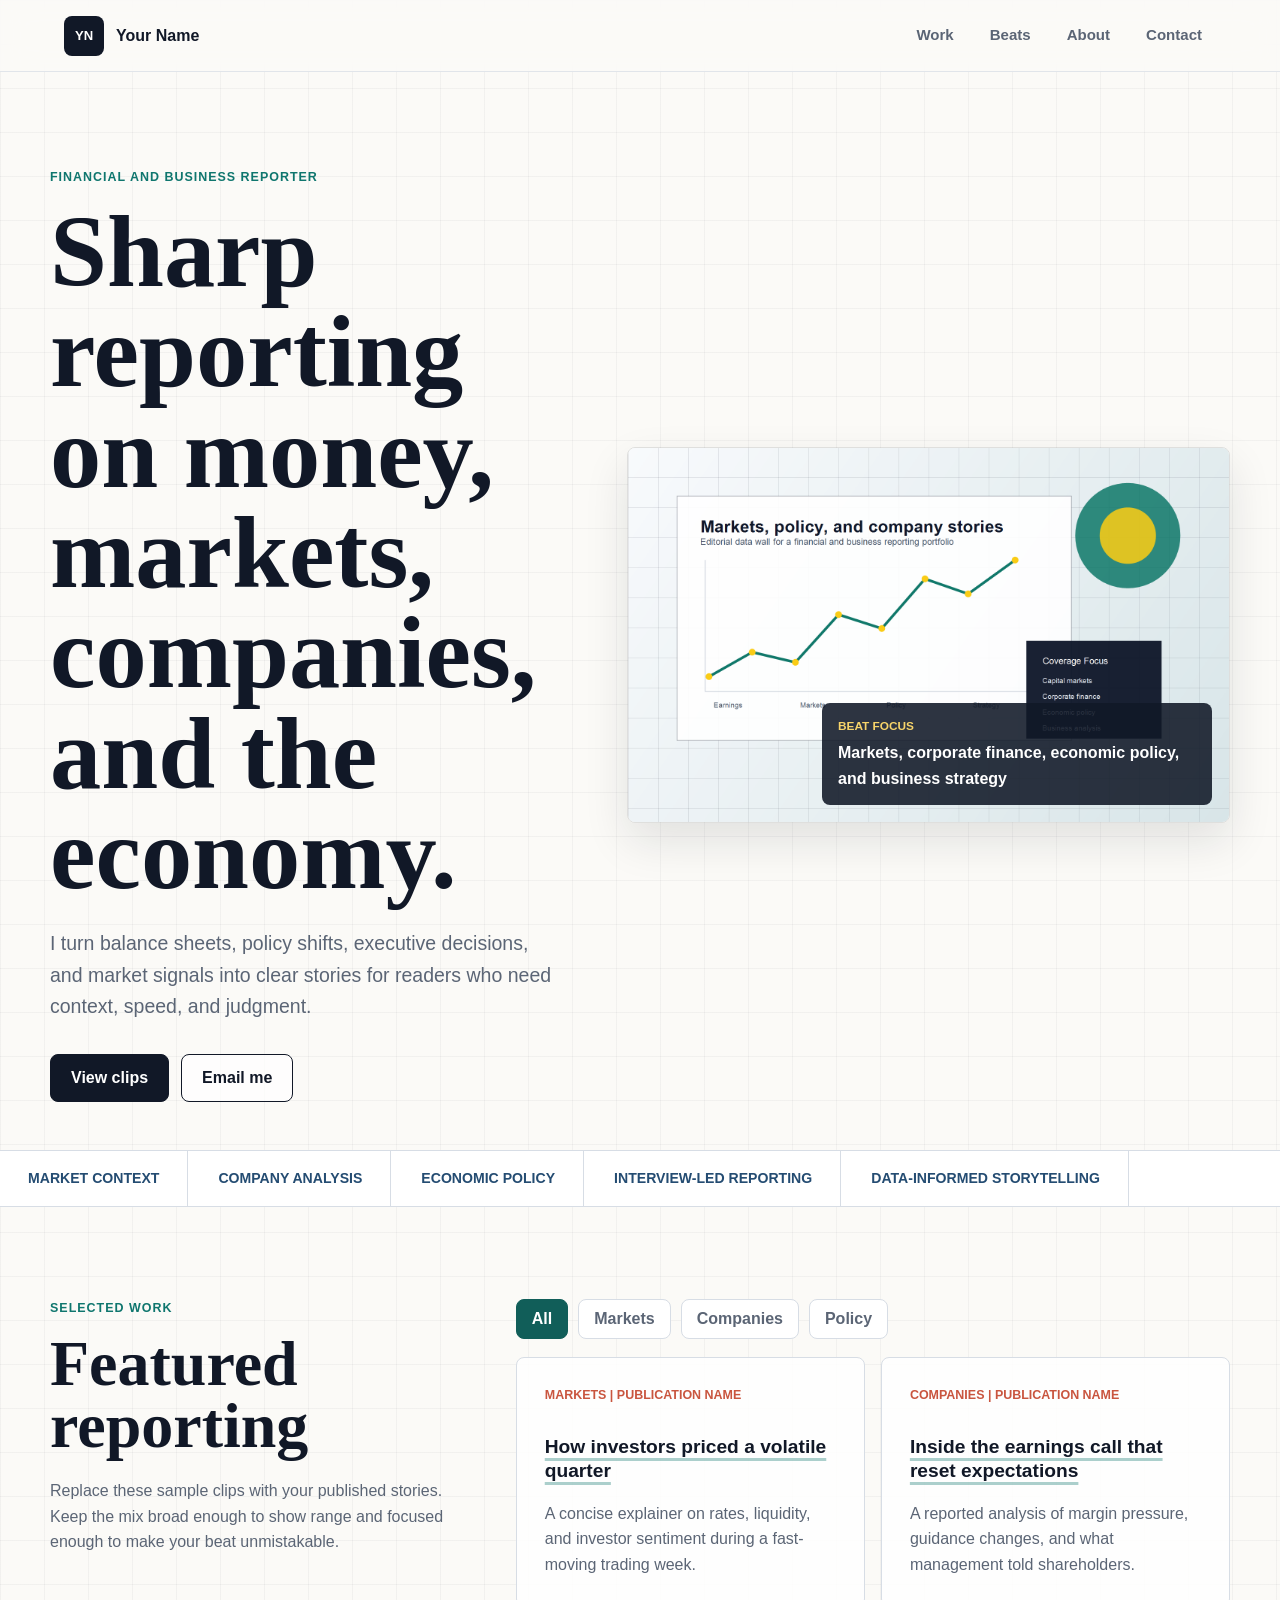
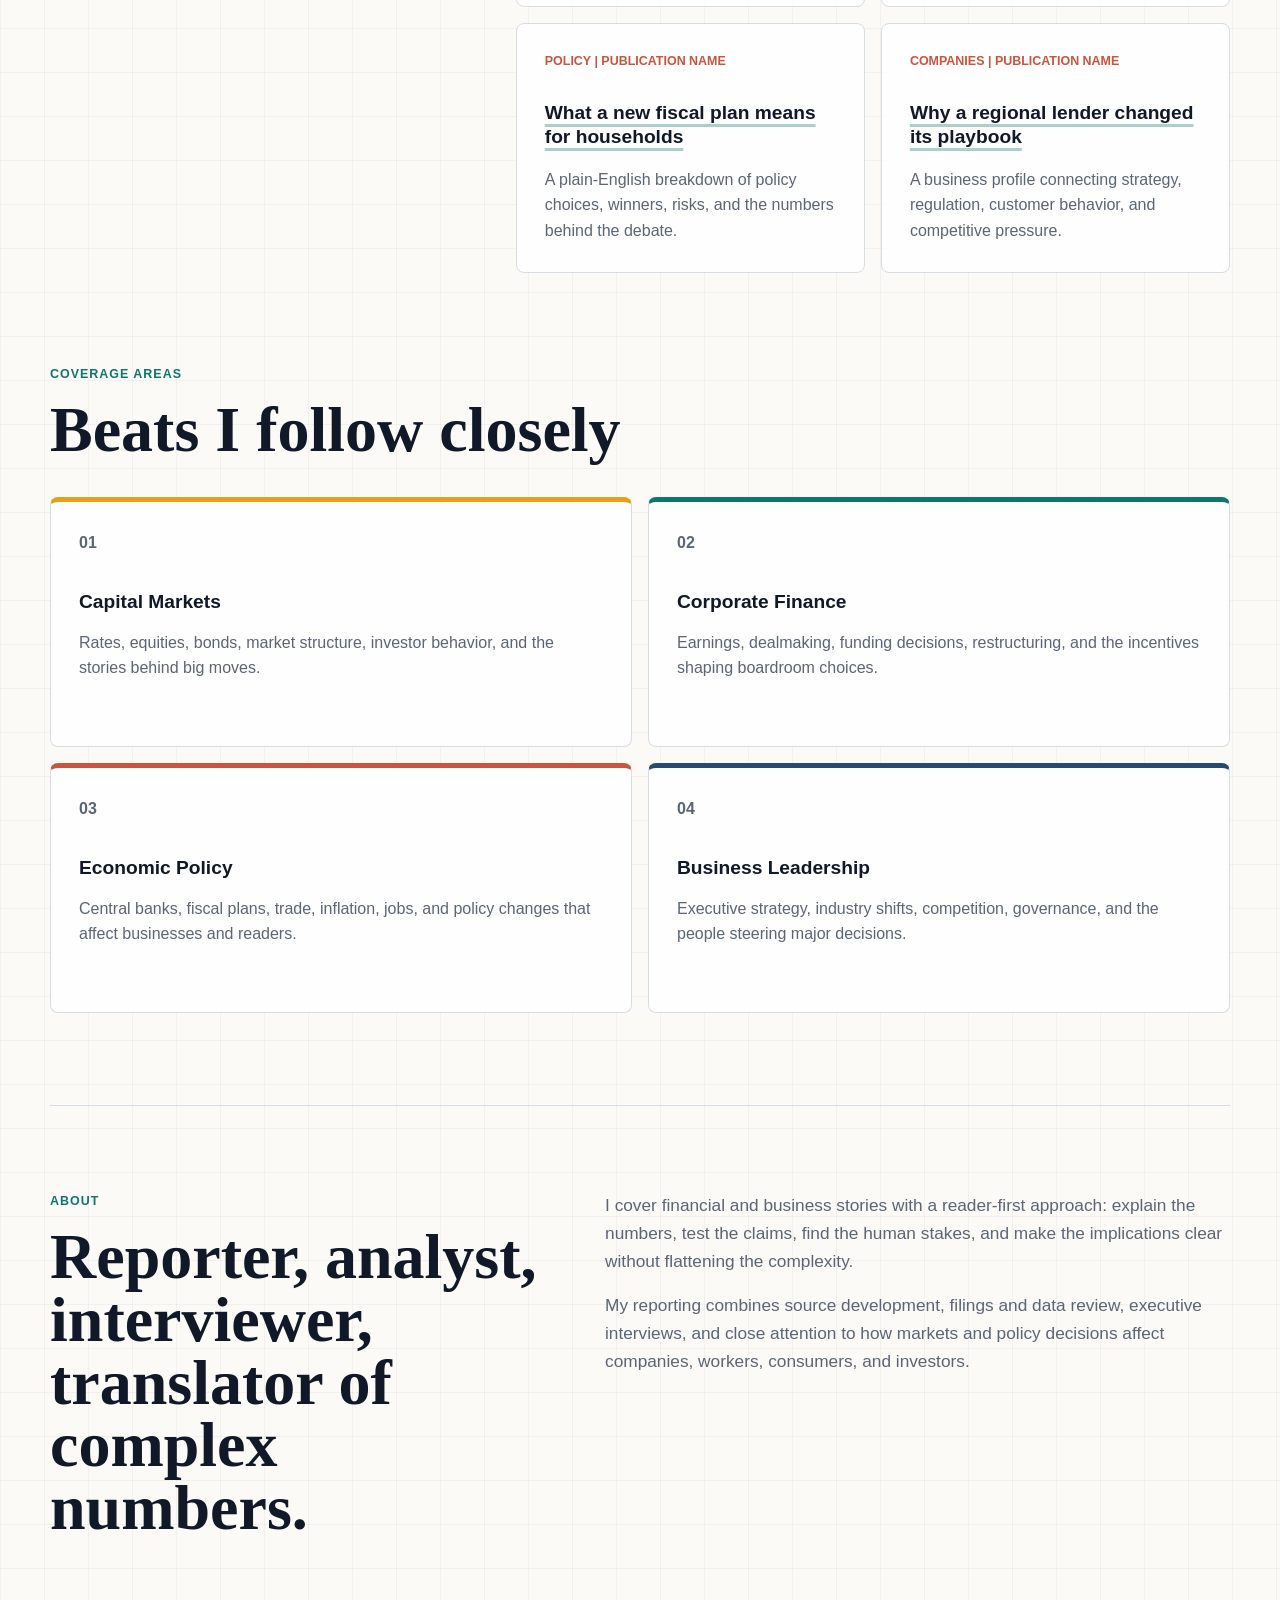
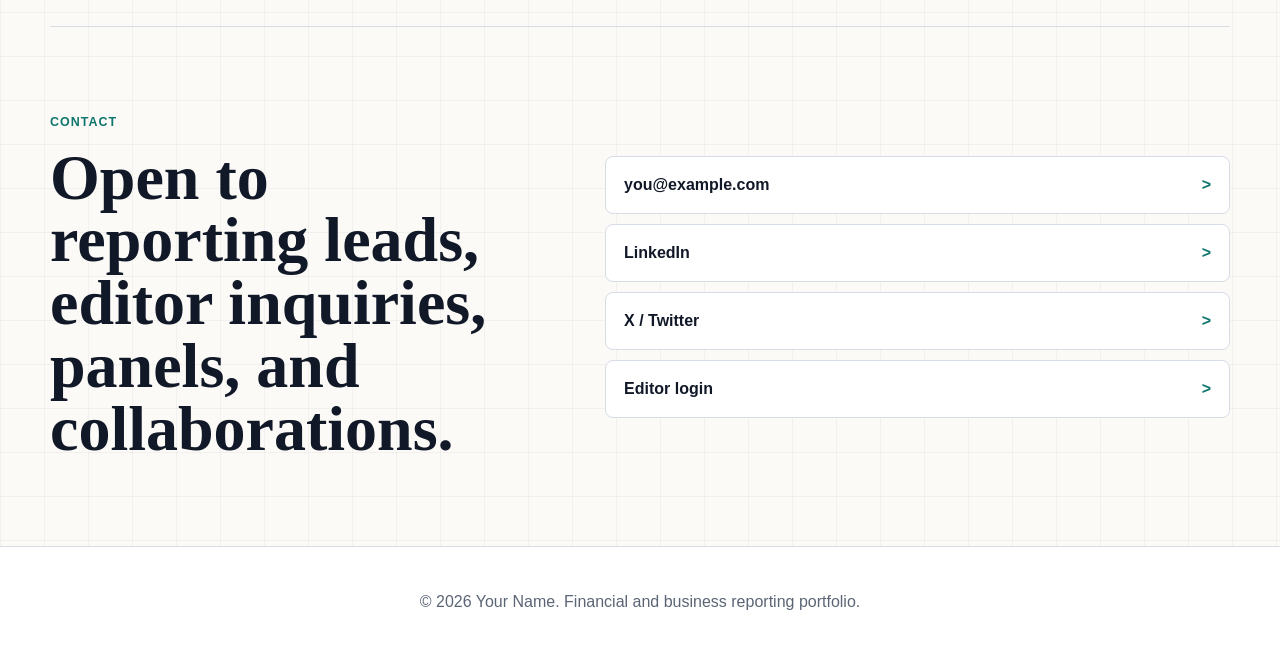
<file: financial-reporter-portfolio/index.html>
<!doctype html>
<html lang="en">
  <head>
    <meta charset="utf-8" />
    <meta name="viewport" content="width=device-width, initial-scale=1" />
    <meta
      name="description"
      content="Portfolio website for a financial and business reporter covering markets, companies, policy, and the economy."
    />
    <title>Your Name | Financial & Business Reporter</title>
    <link rel="stylesheet" href="styles.css" />
  </head>
  <body>
    <header class="site-header" data-header>
      <a class="brand" href="#top" aria-label="Home">
        <span class="brand-mark">YN</span>
        <span>Your Name</span>
      </a>

      <button class="menu-toggle" type="button" aria-label="Open navigation" aria-expanded="false" data-menu-toggle>
        <span></span>
        <span></span>
      </button>

      <nav class="site-nav" data-nav>
        <a href="#work">Work</a>
        <a href="#beats">Beats</a>
        <a href="#about">About</a>
        <a href="#contact">Contact</a>
      </nav>
    </header>

    <main id="top">
      <section class="hero section-shell">
        <div class="hero-copy">
          <p class="kicker">Financial and business reporter</p>
          <h1>Sharp reporting on money, markets, companies, and the economy.</h1>
          <p class="hero-text">
            I turn balance sheets, policy shifts, executive decisions, and market signals into clear stories for readers
            who need context, speed, and judgment.
          </p>
          <div class="hero-actions" aria-label="Primary links">
            <a class="button primary" href="#work">View clips</a>
            <a class="button secondary" href="mailto:you@example.com">Email me</a>
          </div>
        </div>

        <figure class="hero-media">
          <img
            src="assets/markets-editorial-wall.png"
            alt="Editorial market data wall with line chart and business coverage notes"
          />
          <figcaption>
            <span>Beat focus</span>
            Markets, corporate finance, economic policy, and business strategy
          </figcaption>
        </figure>
      </section>

      <section class="ticker-band" aria-label="Reporting strengths">
        <span>Market context</span>
        <span>Company analysis</span>
        <span>Economic policy</span>
        <span>Interview-led reporting</span>
        <span>Data-informed storytelling</span>
      </section>

      <section class="section-shell split-section" id="work">
        <div class="section-heading">
          <p class="kicker">Selected work</p>
          <h2>Featured reporting</h2>
          <p>
            Replace these sample clips with your published stories. Keep the mix broad enough to show range and focused
            enough to make your beat unmistakable.
          </p>
        </div>

        <div class="work-panel">
          <div class="filter-row" aria-label="Filter stories">
            <button class="filter-button active" type="button" data-filter="all">All</button>
            <button class="filter-button" type="button" data-filter="markets">Markets</button>
            <button class="filter-button" type="button" data-filter="companies">Companies</button>
            <button class="filter-button" type="button" data-filter="policy">Policy</button>
          </div>

          <div class="story-grid" data-story-grid aria-live="polite">
            <p class="story-loading">Loading featured reporting...</p>
          </div>
        </div>
      </section>

      <section class="section-shell" id="beats">
        <div class="section-heading compact">
          <p class="kicker">Coverage areas</p>
          <h2>Beats I follow closely</h2>
        </div>

        <div class="beat-grid">
          <article class="beat-card">
            <span class="beat-number">01</span>
            <h3>Capital Markets</h3>
            <p>Rates, equities, bonds, market structure, investor behavior, and the stories behind big moves.</p>
          </article>
          <article class="beat-card">
            <span class="beat-number">02</span>
            <h3>Corporate Finance</h3>
            <p>Earnings, dealmaking, funding decisions, restructuring, and the incentives shaping boardroom choices.</p>
          </article>
          <article class="beat-card">
            <span class="beat-number">03</span>
            <h3>Economic Policy</h3>
            <p>Central banks, fiscal plans, trade, inflation, jobs, and policy changes that affect businesses and readers.</p>
          </article>
          <article class="beat-card">
            <span class="beat-number">04</span>
            <h3>Business Leadership</h3>
            <p>Executive strategy, industry shifts, competition, governance, and the people steering major decisions.</p>
          </article>
        </div>
      </section>

      <section class="section-shell about-section" id="about">
        <div>
          <p class="kicker">About</p>
          <h2>Reporter, analyst, interviewer, translator of complex numbers.</h2>
        </div>
        <div class="about-copy">
          <p>
            I cover financial and business stories with a reader-first approach: explain the numbers, test the claims,
            find the human stakes, and make the implications clear without flattening the complexity.
          </p>
          <p>
            My reporting combines source development, filings and data review, executive interviews, and close attention
            to how markets and policy decisions affect companies, workers, consumers, and investors.
          </p>
        </div>
      </section>

      <section class="section-shell contact-section" id="contact">
        <div>
          <p class="kicker">Contact</p>
          <h2>Open to reporting leads, editor inquiries, panels, and collaborations.</h2>
        </div>
        <div class="contact-card">
          <a href="mailto:you@example.com">you@example.com</a>
          <a href="https://www.linkedin.com/" target="_blank" rel="noreferrer">LinkedIn</a>
          <a href="https://www.x.com/" target="_blank" rel="noreferrer">X / Twitter</a>
          <a href="admin/">Editor login</a>
        </div>
      </section>
    </main>

    <footer class="site-footer">
      <p>© <span data-year></span> Your Name. Financial and business reporting portfolio.</p>
    </footer>

    <script src="script.js"></script>
  </body>
</html>
</file>
<file: financial-reporter-portfolio/styles.css>
:root {
  --ink: #111827;
  --muted: #5b6575;
  --line: #d7dde5;
  --paper: #fbfaf7;
  --white: #ffffff;
  --teal: #0f766e;
  --teal-dark: #115e59;
  --gold: #e3a018;
  --coral: #c9553f;
  --blue: #244c72;
  --shadow: 0 18px 45px rgba(17, 24, 39, 0.11);
  --radius: 8px;
  --max: 1180px;
}

* {
  box-sizing: border-box;
}

html {
  scroll-behavior: smooth;
}

body {
  margin: 0;
  color: var(--ink);
  background:
    linear-gradient(90deg, rgba(17, 24, 39, 0.04) 1px, transparent 1px),
    linear-gradient(180deg, rgba(17, 24, 39, 0.04) 1px, transparent 1px),
    var(--paper);
  background-size: 44px 44px;
  font-family: Arial, Helvetica, sans-serif;
  line-height: 1.6;
}

a {
  color: inherit;
  text-decoration: none;
}

img {
  display: block;
  max-width: 100%;
}

.site-header {
  position: sticky;
  top: 0;
  z-index: 20;
  display: flex;
  align-items: center;
  justify-content: space-between;
  min-height: 72px;
  padding: 0 5vw;
  background: rgba(251, 250, 247, 0.88);
  border-bottom: 1px solid rgba(215, 221, 229, 0.72);
  backdrop-filter: blur(16px);
}

.brand {
  display: inline-flex;
  align-items: center;
  gap: 12px;
  font-weight: 800;
}

.brand-mark {
  display: inline-grid;
  place-items: center;
  width: 40px;
  height: 40px;
  color: var(--white);
  background: var(--ink);
  border-radius: var(--radius);
  font-size: 0.82rem;
}

.site-nav {
  display: flex;
  align-items: center;
  gap: 8px;
}

.site-nav a {
  padding: 10px 14px;
  border-radius: var(--radius);
  color: var(--muted);
  font-weight: 700;
  font-size: 0.94rem;
}

.site-nav a:hover,
.site-nav a:focus-visible {
  color: var(--ink);
  background: rgba(15, 118, 110, 0.1);
  outline: none;
}

.menu-toggle {
  display: none;
  width: 44px;
  height: 44px;
  border: 1px solid var(--line);
  border-radius: var(--radius);
  background: var(--white);
}

.menu-toggle span {
  display: block;
  width: 18px;
  height: 2px;
  margin: 5px auto;
  background: var(--ink);
}

.section-shell {
  width: min(var(--max), calc(100% - 40px));
  margin: 0 auto;
}

.hero {
  display: grid;
  grid-template-columns: minmax(0, 0.92fr) minmax(360px, 1.08fr);
  gap: clamp(32px, 5vw, 72px);
  align-items: center;
  min-height: calc(100vh - 72px);
  padding: clamp(56px, 8vw, 96px) 0 48px;
}

.kicker {
  margin: 0 0 14px;
  color: var(--teal);
  font-size: 0.78rem;
  font-weight: 800;
  letter-spacing: 0.08em;
  text-transform: uppercase;
}

h1,
h2,
h3,
p {
  overflow-wrap: anywhere;
}

h1,
h2 {
  margin: 0;
  font-family: Georgia, "Times New Roman", serif;
  line-height: 0.98;
}

h1 {
  max-width: 780px;
  font-size: clamp(3rem, 8vw, 6.75rem);
}

h2 {
  font-size: clamp(2.25rem, 5vw, 4.7rem);
}

h3 {
  margin: 0;
  font-size: 1.2rem;
  line-height: 1.25;
}

.hero-text {
  max-width: 650px;
  margin: 24px 0 0;
  color: var(--muted);
  font-size: clamp(1.05rem, 2vw, 1.22rem);
}

.hero-actions {
  display: flex;
  flex-wrap: wrap;
  gap: 12px;
  margin-top: 32px;
}

.button {
  display: inline-flex;
  align-items: center;
  justify-content: center;
  min-height: 48px;
  padding: 0 20px;
  border: 1px solid var(--ink);
  border-radius: var(--radius);
  font-weight: 800;
}

.button.primary {
  color: var(--white);
  background: var(--ink);
}

.button.secondary {
  background: rgba(255, 255, 255, 0.72);
}

.button:hover,
.button:focus-visible {
  transform: translateY(-1px);
  box-shadow: 0 12px 26px rgba(17, 24, 39, 0.16);
  outline: none;
}

.hero-media {
  position: relative;
  margin: 0;
}

.hero-media img {
  width: 100%;
  aspect-ratio: 16 / 10;
  object-fit: cover;
  border: 1px solid rgba(17, 24, 39, 0.12);
  border-radius: var(--radius);
  box-shadow: var(--shadow);
}

.hero-media figcaption {
  position: absolute;
  right: 18px;
  bottom: 18px;
  max-width: min(390px, calc(100% - 36px));
  padding: 14px 16px;
  color: var(--white);
  background: rgba(17, 24, 39, 0.88);
  border-radius: var(--radius);
  font-weight: 600;
}

.hero-media figcaption span {
  display: block;
  margin-bottom: 4px;
  color: #f7d46a;
  font-size: 0.74rem;
  font-weight: 900;
  text-transform: uppercase;
}

.ticker-band {
  display: flex;
  gap: 2px;
  overflow-x: auto;
  border-block: 1px solid var(--line);
  background: var(--white);
}

.ticker-band span {
  flex: 0 0 auto;
  padding: 16px 28px;
  border-right: 1px solid var(--line);
  color: var(--blue);
  font-size: 0.88rem;
  font-weight: 900;
  text-transform: uppercase;
}

.split-section {
  display: grid;
  grid-template-columns: minmax(260px, 0.72fr) minmax(0, 1.28fr);
  gap: clamp(28px, 5vw, 64px);
  padding: 92px 0;
}

.section-heading {
  position: sticky;
  top: 98px;
  align-self: start;
}

.section-heading p:not(.kicker) {
  margin: 20px 0 0;
  color: var(--muted);
}

.section-heading.compact {
  position: static;
  max-width: 820px;
  margin-bottom: 36px;
}

.work-panel {
  min-width: 0;
}

.filter-row {
  display: flex;
  flex-wrap: wrap;
  gap: 10px;
  margin-bottom: 18px;
}

.filter-button {
  min-height: 40px;
  padding: 0 15px;
  border: 1px solid var(--line);
  border-radius: var(--radius);
  color: var(--muted);
  background: var(--white);
  font: inherit;
  font-weight: 800;
  cursor: pointer;
}

.filter-button.active,
.filter-button:hover,
.filter-button:focus-visible {
  color: var(--white);
  background: var(--teal-dark);
  border-color: var(--teal-dark);
  outline: none;
}

.story-grid,
.beat-grid {
  display: grid;
  grid-template-columns: repeat(2, minmax(0, 1fr));
  gap: 16px;
}

.story-card,
.beat-card {
  min-height: 250px;
  padding: clamp(20px, 3vw, 28px);
  background: rgba(255, 255, 255, 0.86);
  border: 1px solid var(--line);
  border-radius: var(--radius);
}

.story-card {
  display: flex;
  flex-direction: column;
  justify-content: space-between;
}

.story-card[hidden] {
  display: none;
}

.story-loading,
.story-empty {
  grid-column: 1 / -1;
  margin: 0;
  padding: 28px;
  color: var(--muted);
  background: rgba(255, 255, 255, 0.86);
  border: 1px solid var(--line);
  border-radius: var(--radius);
  font-weight: 800;
}

.story-card h3 a {
  text-decoration: underline;
  text-decoration-color: rgba(15, 118, 110, 0.35);
  text-decoration-thickness: 3px;
  text-underline-offset: 5px;
}

.story-card h3 a:hover,
.story-card h3 a:focus-visible {
  color: var(--teal-dark);
  outline: none;
}

.story-card p,
.beat-card p {
  margin: 16px 0 0;
  color: var(--muted);
}

.story-meta {
  margin: 0 0 28px !important;
  color: var(--coral) !important;
  font-size: 0.78rem;
  font-weight: 900;
  text-transform: uppercase;
}

.beat-grid {
  padding-bottom: 92px;
}

.beat-card {
  border-top: 5px solid var(--gold);
}

.beat-card:nth-child(2) {
  border-top-color: var(--teal);
}

.beat-card:nth-child(3) {
  border-top-color: var(--coral);
}

.beat-card:nth-child(4) {
  border-top-color: var(--blue);
}

.beat-number {
  display: inline-block;
  margin-bottom: 34px;
  color: var(--muted);
  font-weight: 900;
}

.about-section,
.contact-section {
  display: grid;
  grid-template-columns: minmax(260px, 0.88fr) minmax(0, 1.12fr);
  gap: clamp(28px, 5vw, 72px);
  padding: 86px 0;
  border-top: 1px solid var(--line);
}

.about-copy {
  color: var(--muted);
  font-size: 1.08rem;
}

.about-copy p:first-child {
  margin-top: 0;
}

.contact-section {
  align-items: center;
}

.contact-card {
  display: grid;
  gap: 10px;
}

.contact-card a {
  display: flex;
  align-items: center;
  justify-content: space-between;
  min-height: 58px;
  padding: 0 18px;
  border: 1px solid var(--line);
  border-radius: var(--radius);
  background: var(--white);
  color: var(--ink);
  font-weight: 900;
}

.contact-card a::after {
  content: ">";
  color: var(--teal);
}

.contact-card a:hover,
.contact-card a:focus-visible {
  border-color: var(--teal);
  box-shadow: 0 10px 24px rgba(17, 24, 39, 0.09);
  outline: none;
}

.site-footer {
  padding: 26px 5vw;
  border-top: 1px solid var(--line);
  color: var(--muted);
  background: var(--white);
  text-align: center;
}

@media (max-width: 900px) {
  .menu-toggle {
    display: block;
  }

  .site-nav {
    position: absolute;
    inset: 72px 20px auto 20px;
    display: none;
    flex-direction: column;
    align-items: stretch;
    padding: 12px;
    background: var(--white);
    border: 1px solid var(--line);
    border-radius: var(--radius);
    box-shadow: var(--shadow);
  }

  .site-nav.open {
    display: flex;
  }

  .hero,
  .split-section,
  .about-section,
  .contact-section {
    grid-template-columns: 1fr;
  }

  .hero {
    min-height: auto;
    padding-top: 48px;
  }

  .section-heading {
    position: static;
  }
}

@media (max-width: 640px) {
  .section-shell {
    width: min(100% - 28px, var(--max));
  }

  .site-header {
    padding: 0 14px;
  }

  h1 {
    font-size: clamp(2.7rem, 16vw, 4.25rem);
  }

  .hero-actions,
  .button {
    width: 100%;
  }

  .story-grid,
  .beat-grid {
    grid-template-columns: 1fr;
  }

  .hero-media figcaption {
    position: static;
    max-width: 100%;
    margin-top: 10px;
  }

  .split-section,
  .about-section,
  .contact-section {
    padding: 64px 0;
  }

  .beat-grid {
    padding-bottom: 64px;
  }
}
</file>
